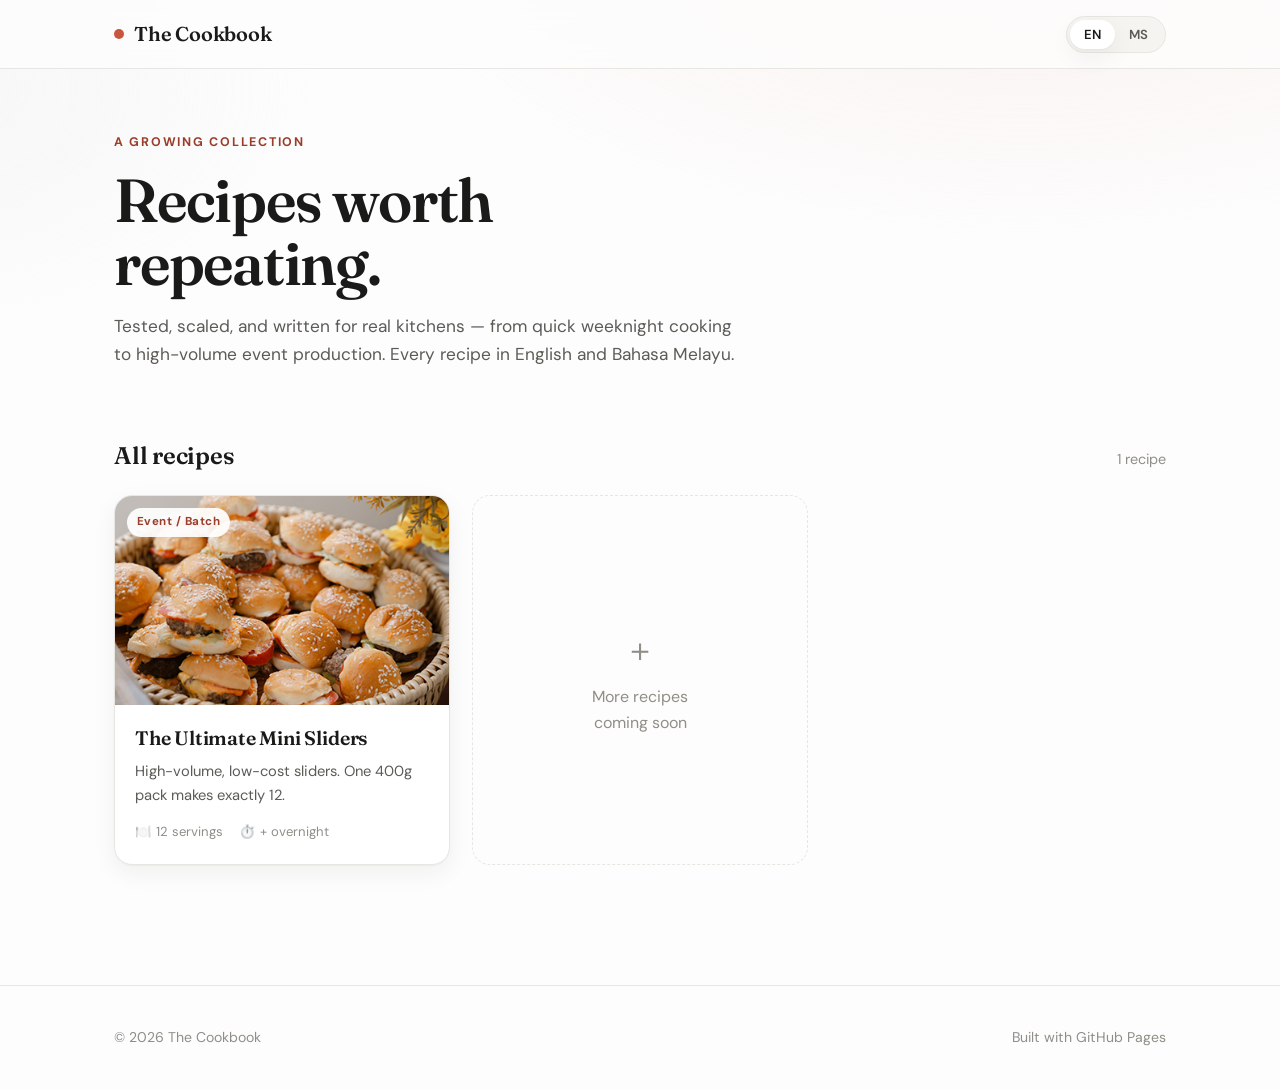
<file: index.html>
<!DOCTYPE html>
<html lang="en">
<head>
  <meta charset="UTF-8">
  <meta name="viewport" content="width=device-width, initial-scale=1, viewport-fit=cover">
  <meta name="theme-color" content="#fdfdfd">
  <title>The Cookbook — Recipes worth repeating</title>
  <meta name="description" content="A small, growing collection of tried-and-tested recipes. English &amp; Bahasa Melayu.">
  <link rel="stylesheet" href="style.css">
</head>
<body>

  <header class="site-header">
    <div class="wrap">
      <a class="brand" href="index.html">
        <span class="dot"></span>
        <span data-lang-en>The Cookbook</span>
        <span data-lang-ms>Buku Resipi</span>
      </a>
      <div class="header-right">
        <div class="lang-toggle" role="group" aria-label="Language">
          <button data-lang="en" class="active">EN</button>
          <button data-lang="ms">MS</button>
        </div>
      </div>
    </div>
  </header>

  <main class="wrap">

    <section class="hero">
      <p class="eyebrow">
        <span data-lang-en>A growing collection</span>
        <span data-lang-ms>Koleksi yang sentiasa bertambah</span>
      </p>
      <h1>
        <span data-lang-en>Recipes worth<br>repeating.</span>
        <span data-lang-ms>Resipi yang<br>berbaloi diulang.</span>
      </h1>
      <p>
        <span data-lang-en>Tested, scaled, and written for real kitchens — from quick weeknight cooking to high-volume event production. Every recipe in English and Bahasa Melayu.</span>
        <span data-lang-ms>Diuji, diskala, dan ditulis untuk dapur sebenar — daripada masakan harian pantas hingga pengeluaran majlis berskala besar. Setiap resipi dalam Bahasa Inggeris dan Bahasa Melayu.</span>
      </p>
    </section>

    <div class="grid-head">
      <h2>
        <span data-lang-en>All recipes</span>
        <span data-lang-ms>Semua resipi</span>
      </h2>
      <span class="count">
        <span data-lang-en>1 recipe</span>
        <span data-lang-ms>1 resipi</span>
      </span>
    </div>

    <section class="recipe-grid">

      <!-- Recipe 1 -->
      <a class="card" href="mini-sliders.html">
        <div class="card-thumb">
          <img class="card-img" src="mini-sliders.jpg" alt="Mini beef sliders">
          <span class="card-tag">
            <span data-lang-en>Event / Batch</span>
            <span data-lang-ms>Majlis / Pukal</span>
          </span>
        </div>
        <div class="card-body">
          <h3>
            <span data-lang-en>The Ultimate Mini Sliders</span>
            <span data-lang-ms>Mini Slider Terbaik</span>
          </h3>
          <p>
            <span data-lang-en>High-volume, low-cost sliders. One 400g pack makes exactly 12.</span>
            <span data-lang-ms>Slider berskala besar, kos rendah. Satu pek 400g menghasilkan tepat 12.</span>
          </p>
          <div class="card-meta">
            <span>🍽️ <span data-lang-en>12 servings</span><span data-lang-ms>12 hidangan</span></span>
            <span>⏱️ <span data-lang-en>+ overnight</span><span data-lang-ms>+ semalaman</span></span>
          </div>
        </div>
      </a>

      <!-- Placeholder so the grid never looks empty as you grow -->
      <div class="card placeholder">
        <div>
          <div style="font-size:2rem; margin-bottom:8px;">＋</div>
          <span data-lang-en>More recipes<br>coming soon</span>
          <span data-lang-ms>Lebih banyak resipi<br>akan datang</span>
        </div>
      </div>

    </section>

  </main>

  <footer class="site-footer">
    <div class="wrap">
      <span>© <span id="year"></span> The Cookbook</span>
      <span>
        <span data-lang-en>Built with GitHub Pages</span>
        <span data-lang-ms>Dibina dengan GitHub Pages</span>
      </span>
    </div>
  </footer>

  <script>document.getElementById('year').textContent = new Date().getFullYear();</script>
  <script src="app.js"></script>
</body>
</html>
</file>
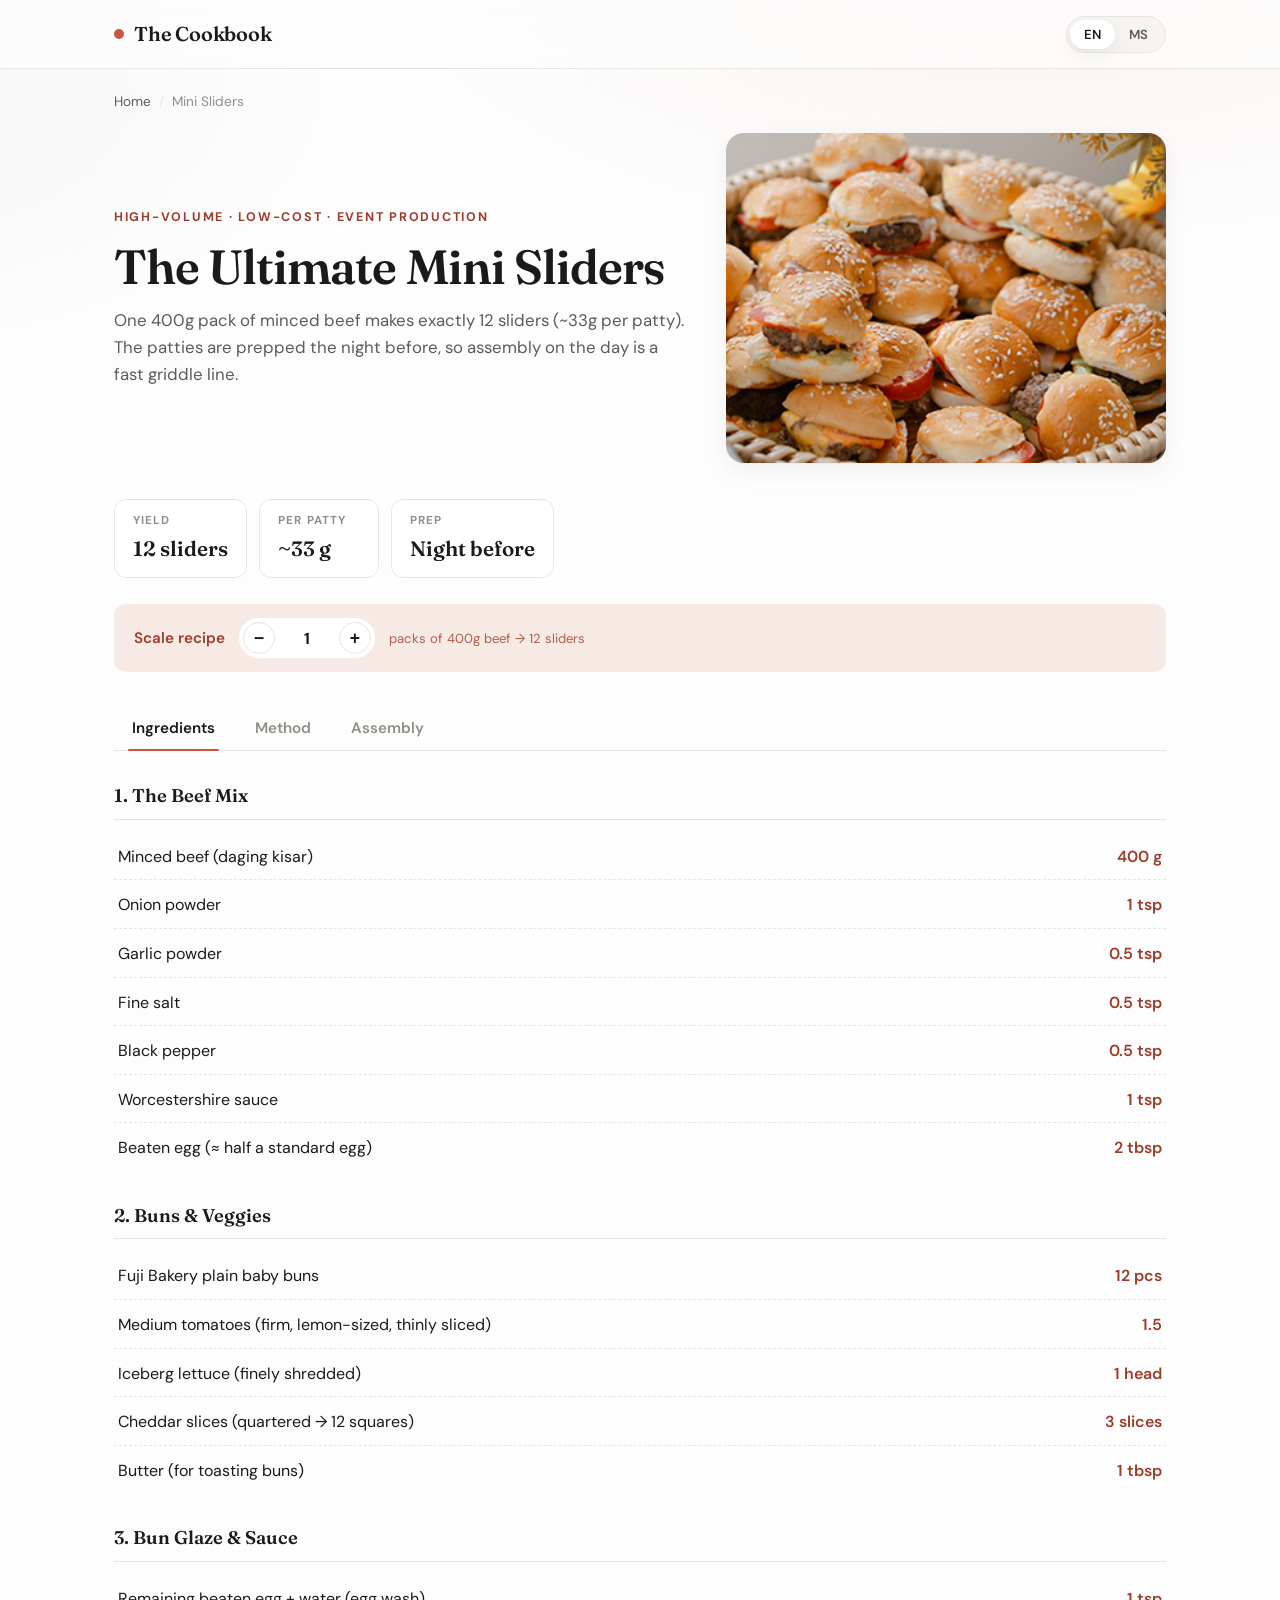
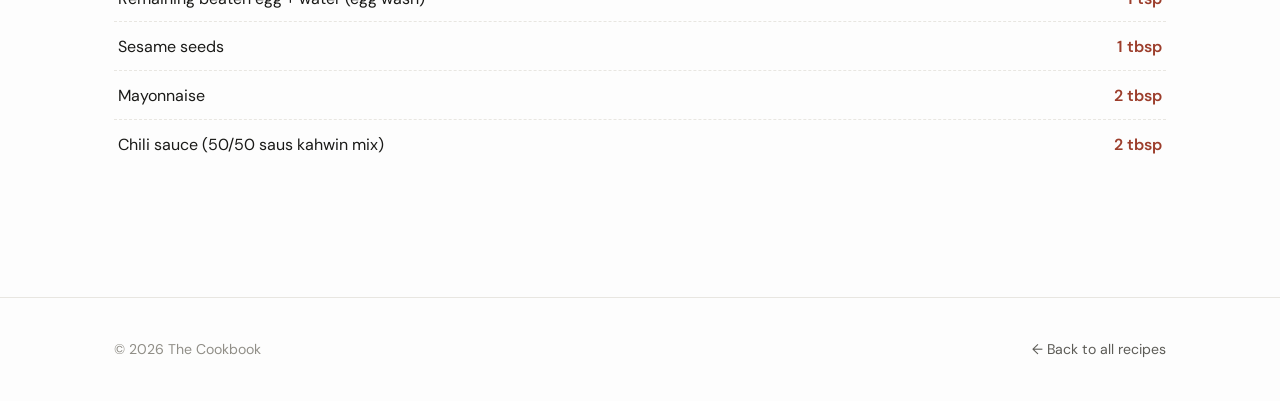
<file: mini-sliders.html>
<!DOCTYPE html>
<html lang="en">
<head>
  <meta charset="UTF-8">
  <meta name="viewport" content="width=device-width, initial-scale=1, viewport-fit=cover">
  <meta name="theme-color" content="#fdfdfd">
  <title>The Ultimate Mini Sliders — The Cookbook</title>
  <meta name="description" content="High-volume, low-cost slider recipe. One 400g pack of minced beef makes exactly 12 sliders.">
  <link rel="stylesheet" href="style.css">
</head>
<body>

  <header class="site-header">
    <div class="wrap">
      <a class="brand" href="index.html">
        <span class="dot"></span>
        <span data-lang-en>The Cookbook</span>
        <span data-lang-ms>Buku Resipi</span>
      </a>
      <div class="header-right">
        <div class="lang-toggle" role="group" aria-label="Language">
          <button data-lang="en" class="active">EN</button>
          <button data-lang="ms">MS</button>
        </div>
      </div>
    </div>
  </header>

  <main class="wrap">

    <nav class="crumbs" aria-label="Breadcrumb">
      <a href="index.html"><span data-lang-en>Home</span><span data-lang-ms>Utama</span></a>
      <span class="sep">/</span>
      <span data-lang-en>Mini Sliders</span>
      <span data-lang-ms>Mini Slider</span>
    </nav>

    <section class="recipe-hero">
      <div class="recipe-hero-text">
        <p class="eyebrow">
          <span data-lang-en>High-volume · Low-cost · Event production</span>
          <span data-lang-ms>Skala besar · Kos rendah · Pengeluaran majlis</span>
        </p>
        <h1>
          <span data-lang-en>The Ultimate Mini Sliders</span>
          <span data-lang-ms>Mini Slider Terbaik</span>
        </h1>
        <p class="lede">
          <span data-lang-en>One 400g pack of minced beef makes exactly 12 sliders (~33g per patty). The patties are prepped the night before, so assembly on the day is a fast griddle line.</span>
          <span data-lang-ms>Satu pek 400g daging kisar menghasilkan tepat 12 slider (~33g sekeping). Patty disediakan pada malam sebelumnya, jadi pemasangan pada hari majlis menjadi pantas di atas griddle.</span>
        </p>
      </div>
      <div class="recipe-hero-media">
        <img src="mini-sliders.jpg" alt="Mini beef sliders">
      </div>
    </section>

    <div class="stat-row">
      <div class="stat">
        <div class="label"><span data-lang-en>Yield</span><span data-lang-ms>Hasil</span></div>
        <div class="value"><span data-servings>12</span> <span data-lang-en>sliders</span><span data-lang-ms>slider</span></div>
      </div>
      <div class="stat">
        <div class="label"><span data-lang-en>Per patty</span><span data-lang-ms>Sekeping</span></div>
        <div class="value">~33 g</div>
      </div>
      <div class="stat">
        <div class="label"><span data-lang-en>Prep</span><span data-lang-ms>Penyediaan</span></div>
        <div class="value"><span data-lang-en>Night before</span><span data-lang-ms>Malam sebelum</span></div>
      </div>
    </div>

    <div class="scaler">
      <span class="scaler-label"><span data-lang-en>Scale recipe</span><span data-lang-ms>Skala resipi</span></span>
      <div class="stepper">
        <button data-step="-1" aria-label="Fewer packs">−</button>
        <span class="qty">1</span>
        <button data-step="1" aria-label="More packs">+</button>
      </div>
      <span class="hint">
        <span data-lang-en>packs of 400g beef → <span data-servings>12</span> sliders</span>
        <span data-lang-ms>pek daging 400g → <span data-servings>12</span> slider</span>
      </span>
    </div>

    <div class="tabs" role="tablist">
      <button data-tab="ingredients" class="active"><span data-lang-en>Ingredients</span><span data-lang-ms>Bahan</span></button>
      <button data-tab="method"><span data-lang-en>Method</span><span data-lang-ms>Cara</span></button>
      <button data-tab="assembly"><span data-lang-en>Assembly</span><span data-lang-ms>Susunan</span></button>
    </div>

    <!-- ===================== INGREDIENTS ===================== -->
    <section class="panel active" id="ingredients">

      <div class="ingredient-group">
        <h4><span data-lang-en>1. The Beef Mix</span><span data-lang-ms>1. Adunan Daging</span></h4>
        <ul class="ingredient-list">
          <li><span class="name"><span data-lang-en>Minced beef (daging kisar)</span><span data-lang-ms>Daging kisar</span></span><span class="amt" data-base="400" data-unit="g">400 g</span></li>
          <li><span class="name"><span data-lang-en>Onion powder</span><span data-lang-ms>Serbuk bawang</span></span><span class="amt" data-base="1" data-unit="tsp">1 tsp</span></li>
          <li><span class="name"><span data-lang-en>Garlic powder</span><span data-lang-ms>Serbuk bawang putih</span></span><span class="amt" data-base="0.5" data-unit="tsp">0.5 tsp</span></li>
          <li><span class="name"><span data-lang-en>Fine salt</span><span data-lang-ms>Garam halus</span></span><span class="amt" data-base="0.5" data-unit="tsp">0.5 tsp</span></li>
          <li><span class="name"><span data-lang-en>Black pepper</span><span data-lang-ms>Lada hitam</span></span><span class="amt" data-base="0.5" data-unit="tsp">0.5 tsp</span></li>
          <li><span class="name"><span data-lang-en>Worcestershire sauce</span><span data-lang-ms>Sos Worcestershire</span></span><span class="amt" data-base="1" data-unit="tsp">1 tsp</span></li>
          <li><span class="name"><span data-lang-en>Beaten egg (≈ half a standard egg)</span><span data-lang-ms>Telur pukul (≈ separuh telur biasa)</span></span><span class="amt" data-base="2" data-unit="tbsp">2 tbsp</span></li>
        </ul>
      </div>

      <div class="ingredient-group">
        <h4><span data-lang-en>2. Buns &amp; Veggies</span><span data-lang-ms>2. Roti &amp; Sayuran</span></h4>
        <ul class="ingredient-list">
          <li><span class="name"><span data-lang-en>Fuji Bakery plain baby buns</span><span data-lang-ms>Roti kecil kosong Fuji Bakery</span></span><span class="amt" data-base="12" data-unit="pcs">12 pcs</span></li>
          <li><span class="name"><span data-lang-en>Medium tomatoes (firm, lemon-sized, thinly sliced)</span><span data-lang-ms>Tomato sederhana (keras, saiz limau, dihiris nipis)</span></span><span class="amt" data-base="1.5" data-unit="">1–2</span></li>
          <li><span class="name"><span data-lang-en>Iceberg lettuce (finely shredded)</span><span data-lang-ms>Salad iceberg (dicarik halus)</span></span><span class="amt" data-base="1" data-unit="head">1 head</span></li>
          <li><span class="name"><span data-lang-en>Cheddar slices (quartered → 12 squares)</span><span data-lang-ms>Keping cheddar (suku → 12 cebis)</span></span><span class="amt" data-base="3" data-unit="slices">3 slices</span></li>
          <li><span class="name"><span data-lang-en>Butter (for toasting buns)</span><span data-lang-ms>Mentega (untuk membakar roti)</span></span><span class="amt" data-base="1" data-unit="tbsp">1 tbsp</span></li>
        </ul>
      </div>

      <div class="ingredient-group">
        <h4><span data-lang-en>3. Bun Glaze &amp; Sauce</span><span data-lang-ms>3. Salutan Roti &amp; Sos</span></h4>
        <ul class="ingredient-list">
          <li><span class="name"><span data-lang-en>Remaining beaten egg + water (egg wash)</span><span data-lang-ms>Baki telur pukul + air (salutan telur)</span></span><span class="amt" data-base="1" data-unit="tsp">+1 tsp water</span></li>
          <li><span class="name"><span data-lang-en>Sesame seeds</span><span data-lang-ms>Bijan</span></span><span class="amt" data-base="1" data-unit="tbsp">1 tbsp</span></li>
          <li><span class="name"><span data-lang-en>Mayonnaise</span><span data-lang-ms>Mayonis</span></span><span class="amt" data-base="2" data-unit="tbsp">2 tbsp</span></li>
          <li><span class="name"><span data-lang-en>Chili sauce (50/50 saus kahwin mix)</span><span data-lang-ms>Sos cili (gaul saus kahwin 50/50)</span></span><span class="amt" data-base="2" data-unit="tbsp">2 tbsp</span></li>
        </ul>
      </div>

    </section>

    <!-- ===================== METHOD ===================== -->
    <section class="panel" id="method">

      <div class="phase-label"><span data-lang-en>Step 1 · Bulk patty prep (the night before)</span><span data-lang-ms>Langkah 1 · Penyediaan patty pukal (malam sebelumnya)</span></div>
      <ol class="steps">
        <li class="step">
          <h5><span data-lang-en>The mix</span><span data-lang-ms>Adunan</span></h5>
          <p><span data-lang-en>Place the minced beef in a large bowl. Sprinkle the onion powder, garlic powder, salt, pepper and Worcestershire sauce evenly over the meat, then pour in the beaten egg.</span><span data-lang-ms>Letakkan daging kisar dalam mangkuk besar. Taburkan serbuk bawang, serbuk bawang putih, garam, lada dan sos Worcestershire sama rata, kemudian tuang telur pukul.</span></p>
        </li>
        <li class="step">
          <h5><span data-lang-en>The knead</span><span data-lang-ms>Menguli</span></h5>
          <p><span data-lang-en>Knead thoroughly by hand for 2 minutes until the texture turns sticky, pasty and binds together tightly.</span><span data-lang-ms>Uli sepenuhnya dengan tangan selama 2 minit sehingga teksturnya menjadi melekit, pekat dan terikat rapat.</span></p>
        </li>
        <li class="step">
          <h5><span data-lang-en>Portioning</span><span data-lang-ms>Membahagi</span></h5>
          <p><span data-lang-en>Pinch off ping-pong-sized balls weighing exactly 32–33g and roll into smooth spheres.</span><span data-lang-ms>Cubit bebola sebesar bola ping-pong seberat tepat 32–33g dan gulung menjadi bebola licin.</span></p>
        </li>
        <li class="step">
          <h5><span data-lang-en>Shaping</span><span data-lang-ms>Membentuk</span></h5>
          <p><span data-lang-en>Flatten between your palms until very flat and wide — significantly wider than the buns, as they shrink and thicken on the heat.</span><span data-lang-ms>Picit antara tapak tangan sehingga sangat nipis dan lebar — jauh lebih lebar daripada roti, kerana ia akan mengecut dan menebal apabila dipanaskan.</span></p>
        </li>
        <li class="step">
          <h5><span data-lang-en>The fridge stack</span><span data-lang-ms>Susunan peti sejuk</span></h5>
          <p><span data-lang-en>Line a plate with a rigid separator (baking paper or shiny banana leaves). Lay a layer of patties, add a divider sheet, and repeat. Wrap tightly and refrigerate overnight.</span><span data-lang-ms>Alas pinggan dengan pemisah keras (kertas pembakar atau daun pisang berkilat). Susun selapis patty, letak pemisah, dan ulang. Balut rapat dan simpan dalam peti sejuk semalaman.</span></p>
        </li>
      </ol>

      <div class="phase-label"><span data-lang-en>Step 2 · The 1-minute sesame bun glaze</span><span data-lang-ms>Langkah 2 · Salutan bijan roti 1 minit</span></div>
      <ol class="steps">
        <li class="step">
          <h5><span data-lang-en>Prep the tops</span><span data-lang-ms>Sediakan bahagian atas</span></h5>
          <p><span data-lang-en>Slice the baby buns in half. Arrange the top buns face-down on an oven or air-fryer tray.</span><span data-lang-ms>Belah roti kecil kepada dua. Susun bahagian atas roti menghadap ke bawah di atas dulang ketuhar atau air fryer.</span></p>
        </li>
        <li class="step">
          <h5><span data-lang-en>Glaze &amp; seed</span><span data-lang-ms>Salut &amp; taburkan bijan</span></h5>
          <p><span data-lang-en>Lightly paint the tops with the thinned leftover egg wash, then sprinkle sesame seeds generously over the wet glaze.</span><span data-lang-ms>Sapu bahagian atas dengan baki salutan telur yang dicairkan, kemudian taburkan bijan dengan banyak di atas salutan yang masih basah.</span></p>
        </li>
        <li class="step">
          <h5><span data-lang-en>Flash-fry</span><span data-lang-ms>Bakar pantas</span></h5>
          <p><span data-lang-en>Air-fry or bake at 180°C for 45–60 seconds. Watch like a hawk — pull them the moment the glaze sets shiny and the seeds turn faint golden.</span><span data-lang-ms>Bakar dalam air fryer atau ketuhar pada 180°C selama 45–60 saat. Perhatikan dengan teliti — keluarkan sebaik sahaja salutan menjadi berkilat dan bijan bertukar keemasan.</span></p>
        </li>
      </ol>

      <div class="phase-label"><span data-lang-en>Step 3 · High-speed griddle assembly line</span><span data-lang-ms>Langkah 3 · Barisan pemasangan griddle pantas</span></div>
      <ol class="steps">
        <li class="step">
          <h5><span data-lang-en>The toast</span><span data-lang-ms>Membakar roti</span></h5>
          <p><span data-lang-en>Melt a sliver of butter on a hot flat griddle. Toast the cut sides of the buns for 30 seconds until golden, then set aside.</span><span data-lang-ms>Cairkan sedikit mentega di atas griddle rata yang panas. Bakar bahagian dalam roti selama 30 saat sehingga keemasan, kemudian ketepikan.</span></p>
        </li>
        <li class="step">
          <h5><span data-lang-en>The sear</span><span data-lang-ms>Membakar daging</span></h5>
          <p><span data-lang-en>Lay the chilled patties on medium-high heat — they should sizzle loudly. Press down firmly once with a flat spatula in the first minute, then sear undisturbed for 1.5–2 minutes.</span><span data-lang-ms>Letakkan patty sejuk pada api sederhana tinggi — ia patut berdesir kuat. Tekan kuat sekali dengan spatula rata dalam minit pertama, kemudian bakar tanpa diganggu selama 1.5–2 minit.</span></p>
        </li>
        <li class="step">
          <h5><span data-lang-en>The flip &amp; melt</span><span data-lang-ms>Terbalik &amp; lebur keju</span></h5>
          <p><span data-lang-en>Flip the patties and immediately place a quarter-square of cheddar on each. Cook 1 more minute until the cheese melts, then remove from heat.</span><span data-lang-ms>Terbalikkan patty dan segera letak satu suku cebis cheddar di atas setiap satu. Masak 1 minit lagi sehingga keju melebur, kemudian angkat dari api.</span></p>
        </li>
        <li class="step">
          <h5><span data-lang-en>The rest</span><span data-lang-ms>Merehatkan</span></h5>
          <p><span data-lang-en>Rest the cooked patties on a clean tray for 2 minutes so the juices lock in and don't make the bottom bun soggy.</span><span data-lang-ms>Rehatkan patty yang dimasak di atas dulang bersih selama 2 minit supaya jus terkunci dan tidak melembikkan roti bawah.</span></p>
        </li>
      </ol>

    </section>

    <!-- ===================== ASSEMBLY ===================== -->
    <section class="panel" id="assembly">
      <p style="color:var(--ink-soft); margin-bottom:22px; max-width:520px;">
        <span data-lang-en>Build each slider from the bottom up:</span>
        <span data-lang-ms>Susun setiap slider dari bawah ke atas:</span>
      </p>
      <div class="assembly">
        <div class="layer"><span class="num">1</span><span data-lang-en>Bottom bun</span><span data-lang-ms>Roti bawah</span></div>
        <div class="layer"><span class="num">2</span><span data-lang-en>Shredded lettuce</span><span data-lang-ms>Salad dicarik</span></div>
        <div class="layer"><span class="num">3</span><span data-lang-en>Thin tomato slice</span><span data-lang-ms>Hirisan tomato nipis</span></div>
        <div class="layer highlight"><span class="num">4</span><span data-lang-en>Cheesy patty</span><span data-lang-ms>Patty berkeju</span></div>
        <div class="layer highlight"><span class="num">5</span><span data-lang-en>Heavy drizzle of 50/50 saus kahwin</span><span data-lang-ms>Curahan banyak saus kahwin 50/50</span></div>
        <div class="layer"><span class="num">6</span><span data-lang-en>Sesame top bun</span><span data-lang-ms>Roti atas bijan</span></div>
      </div>
    </section>

  </main>

  <footer class="site-footer">
    <div class="wrap">
      <span>© <span id="year"></span> The Cookbook</span>
      <span><a href="index.html" style="color:var(--ink-soft);text-decoration:none;"><span data-lang-en>← Back to all recipes</span><span data-lang-ms>← Kembali ke semua resipi</span></a></span>
    </div>
  </footer>

  <script>document.getElementById('year').textContent = new Date().getFullYear();</script>
  <script src="app.js"></script>
</body>
</html>
</file>
<file: style.css>
/* ============================================================
   The Cookbook — shared styles
   Clean, modern, light. Card-grid index + sectioned recipes.
   ============================================================ */

@import url('https://fonts.googleapis.com/css2?family=Fraunces:opsz,wght@9..144,400;9..144,500;9..144,600;9..144,700&family=DM+Sans:wght@400;500;600;700&display=swap');

:root {
  --bg:           #fdfdfd;
  --bg-soft:      #f5f4f1;
  --surface:      #ffffff;
  --ink:          #1a1a18;
  --ink-soft:     #5c5b56;
  --ink-faint:    #908e87;
  --line:         #e8e6e1;
  --accent:       #c8553d;   /* warm terracotta */
  --accent-soft:  #f7e9e4;
  --accent-ink:   #9c3d2b;
  --radius:       18px;
  --radius-sm:    12px;
  --shadow:       0 1px 2px rgba(26,26,24,.04), 0 8px 24px rgba(26,26,24,.06);
  --shadow-lift:  0 4px 8px rgba(26,26,24,.06), 0 18px 40px rgba(26,26,24,.10);
  --maxw:         1100px;
  --display:      'Fraunces', Georgia, serif;
  --body:         'DM Sans', -apple-system, sans-serif;
}

* { box-sizing: border-box; margin: 0; padding: 0; }

html { scroll-behavior: smooth; }

body {
  font-family: var(--body);
  background: var(--bg);
  color: var(--ink);
  line-height: 1.6;
  -webkit-font-smoothing: antialiased;
  text-rendering: optimizeLegibility;
}

/* subtle grain/texture atmosphere */
body::before {
  content: "";
  position: fixed;
  inset: 0;
  pointer-events: none;
  z-index: 0;
  background:
    radial-gradient(1200px 600px at 80% -10%, var(--accent-soft) 0%, transparent 55%),
    radial-gradient(900px 500px at -10% 10%, #eef1ee 0%, transparent 50%);
  opacity: .6;
}

.wrap { position: relative; z-index: 1; max-width: var(--maxw); margin: 0 auto; padding: 0 24px; }

/* ---------- Header ---------- */
.site-header {
  position: sticky; top: 0; z-index: 50;
  background: rgba(253,253,253,.82);
  backdrop-filter: saturate(140%) blur(12px);
  -webkit-backdrop-filter: saturate(140%) blur(12px);
  border-bottom: 1px solid var(--line);
}
.site-header .wrap {
  display: flex; align-items: center; justify-content: space-between;
  height: 68px;
}
.brand {
  display: flex; align-items: center; gap: 10px;
  font-family: var(--display); font-weight: 600; font-size: 1.25rem;
  color: var(--ink); text-decoration: none; letter-spacing: -.01em;
}
.brand .dot { width: 10px; height: 10px; border-radius: 50%; background: var(--accent); display: inline-block; }

.header-right { display: flex; align-items: center; gap: 16px; }

/* language toggle */
.lang-toggle {
  display: inline-flex; background: var(--bg-soft);
  border: 1px solid var(--line); border-radius: 999px; padding: 3px;
}
.lang-toggle button {
  font-family: var(--body); font-size: .82rem; font-weight: 600;
  border: 0; background: transparent; color: var(--ink-soft);
  padding: 6px 14px; border-radius: 999px; cursor: pointer;
  transition: all .18s ease;
}
.lang-toggle button.active { background: var(--surface); color: var(--ink); box-shadow: var(--shadow); }

/* ---------- Breadcrumbs ---------- */
.crumbs {
  font-size: .85rem; color: var(--ink-faint);
  padding: 22px 0 4px; display: flex; gap: 8px; align-items: center;
}
.crumbs a { color: var(--ink-soft); text-decoration: none; }
.crumbs a:hover { color: var(--accent-ink); }
.crumbs .sep { color: var(--line); }

/* ---------- Hero (index) ---------- */
.hero { padding: 64px 0 40px; max-width: 680px; }
.hero .eyebrow {
  font-size: .78rem; font-weight: 700; letter-spacing: .14em;
  text-transform: uppercase; color: var(--accent-ink); margin-bottom: 16px;
}
.hero h1 {
  font-family: var(--display); font-weight: 600;
  font-size: clamp(2.4rem, 6vw, 3.8rem); line-height: 1.04;
  letter-spacing: -.02em; margin-bottom: 18px;
}
.hero p { font-size: 1.08rem; color: var(--ink-soft); max-width: 52ch; }

/* ---------- Recipe grid (index) ---------- */
.grid-head {
  display: flex; align-items: baseline; justify-content: space-between;
  margin: 28px 0 20px; gap: 16px; flex-wrap: wrap;
}
.grid-head h2 { font-family: var(--display); font-weight: 600; font-size: 1.5rem; letter-spacing: -.01em; }
.grid-head .count { font-size: .9rem; color: var(--ink-faint); }

.recipe-grid {
  display: grid; gap: 22px;
  grid-template-columns: repeat(auto-fill, minmax(280px, 1fr));
  padding-bottom: 80px;
}
.card {
  display: flex; flex-direction: column;
  background: var(--surface); border: 1px solid var(--line);
  border-radius: var(--radius); overflow: hidden;
  text-decoration: none; color: inherit;
  transition: transform .22s ease, box-shadow .22s ease, border-color .22s ease;
  box-shadow: var(--shadow);
}
.card:hover { transform: translateY(-4px); box-shadow: var(--shadow-lift); border-color: #ddd9d1; }
.card-thumb {
  aspect-ratio: 16/10; position: relative; overflow: hidden;
  background: linear-gradient(135deg, var(--accent-soft), #fbf3ea);
  display: flex; align-items: center; justify-content: center;
}
.card-thumb .emoji { font-size: 3.4rem; filter: saturate(1.05); }
.card-img { width: 100%; height: 100%; object-fit: cover; display: block; }
.card-tag {
  position: absolute; top: 12px; left: 12px;
  font-size: .72rem; font-weight: 700; letter-spacing: .04em;
  background: rgba(255,255,255,.92); color: var(--accent-ink);
  padding: 5px 10px; border-radius: 999px;
}
.card-body { padding: 18px 20px 22px; }
.card-body h3 { font-family: var(--display); font-weight: 600; font-size: 1.22rem; letter-spacing: -.01em; margin-bottom: 6px; }
.card-body p { font-size: .92rem; color: var(--ink-soft); margin-bottom: 14px; }
.card-meta { display: flex; gap: 16px; font-size: .82rem; color: var(--ink-faint); }
.card-meta span { display: inline-flex; align-items: center; gap: 5px; }

/* placeholder card for "more coming" */
.card.placeholder {
  border-style: dashed; box-shadow: none; background: transparent;
  align-items: center; justify-content: center; text-align: center;
  color: var(--ink-faint); min-height: 220px; cursor: default;
}
.card.placeholder:hover { transform: none; box-shadow: none; border-color: var(--line); }

/* ---------- Recipe page ---------- */
.recipe-hero {
  padding: 16px 0 8px;
  display: grid;
  grid-template-columns: minmax(0, 1.3fr) minmax(0, 1fr);
  gap: 40px;
  align-items: center;
}
.recipe-hero-text { max-width: 760px; }
.recipe-hero-media {
  border-radius: var(--radius); overflow: hidden;
  box-shadow: var(--shadow); aspect-ratio: 4/3;
}
.recipe-hero-media img { width: 100%; height: 100%; object-fit: cover; display: block; }
.recipe-hero .eyebrow {
  font-size: .78rem; font-weight: 700; letter-spacing: .14em;
  text-transform: uppercase; color: var(--accent-ink); margin-bottom: 14px;
}
.recipe-hero h1 {
  font-family: var(--display); font-weight: 600;
  font-size: clamp(2rem, 5vw, 3rem); line-height: 1.06;
  letter-spacing: -.02em; margin-bottom: 14px;
}
.recipe-hero .lede { font-size: 1.05rem; color: var(--ink-soft); }

.stat-row {
  display: flex; flex-wrap: wrap; gap: 12px; margin: 28px 0 8px;
}
.stat {
  background: var(--surface); border: 1px solid var(--line);
  border-radius: var(--radius-sm); padding: 12px 18px; min-width: 120px;
}
.stat .label { font-size: .72rem; text-transform: uppercase; letter-spacing: .1em; color: var(--ink-faint); font-weight: 700; }
.stat .value { font-family: var(--display); font-size: 1.3rem; font-weight: 600; margin-top: 2px; }

/* serving scaler */
.scaler {
  display: flex; align-items: center; gap: 14px; margin: 26px 0;
  background: var(--accent-soft); border-radius: var(--radius-sm);
  padding: 14px 20px; flex-wrap: wrap;
}
.scaler .scaler-label { font-weight: 600; font-size: .95rem; color: var(--accent-ink); }
.stepper { display: inline-flex; align-items: center; gap: 4px; background: var(--surface); border-radius: 999px; padding: 4px; }
.stepper button {
  width: 32px; height: 32px; border-radius: 50%; border: 1px solid var(--line);
  background: var(--surface); font-size: 1.1rem; font-weight: 700; color: var(--ink);
  cursor: pointer; line-height: 1; transition: background .15s;
}
.stepper button:hover { background: var(--bg-soft); }
.stepper .qty { min-width: 56px; text-align: center; font-weight: 700; }
.scaler .hint { font-size: .82rem; color: var(--accent-ink); opacity: .8; }

/* tabs */
.tabs { display: flex; gap: 4px; border-bottom: 1px solid var(--line); margin: 34px 0 0; }
.tabs button {
  font-family: var(--body); font-size: .95rem; font-weight: 600;
  border: 0; background: transparent; color: var(--ink-faint);
  padding: 12px 18px; cursor: pointer; position: relative;
  transition: color .18s;
}
.tabs button.active { color: var(--ink); }
.tabs button.active::after {
  content: ""; position: absolute; left: 14px; right: 14px; bottom: -1px;
  height: 2px; background: var(--accent); border-radius: 2px;
}
.panel { display: none; padding: 30px 0 60px; animation: fade .3s ease; }
.panel.active { display: block; }
@keyframes fade { from { opacity: 0; transform: translateY(6px); } to { opacity: 1; transform: none; } }

/* ingredient groups */
.ingredient-group { margin-bottom: 30px; }
.ingredient-group h4 {
  font-family: var(--display); font-size: 1.15rem; font-weight: 600;
  margin-bottom: 14px; padding-bottom: 8px; border-bottom: 1px solid var(--line);
}
.ingredient-list { list-style: none; display: grid; gap: 2px; }
.ingredient-list li {
  display: flex; justify-content: space-between; gap: 16px;
  padding: 10px 4px; border-bottom: 1px dashed var(--line);
}
.ingredient-list li:last-child { border-bottom: 0; }
.ingredient-list .name { color: var(--ink); }
.ingredient-list .amt { color: var(--accent-ink); font-weight: 600; white-space: nowrap; font-variant-numeric: tabular-nums; }

/* steps */
.steps { list-style: none; counter-reset: step; max-width: 720px; }
.step {
  position: relative; padding: 0 0 28px 56px; counter-increment: step;
}
.step::before {
  content: counter(step);
  position: absolute; left: 0; top: 0;
  width: 36px; height: 36px; border-radius: 50%;
  background: var(--accent); color: #fff;
  font-family: var(--display); font-weight: 600; font-size: 1.05rem;
  display: flex; align-items: center; justify-content: center;
}
.step:not(:last-child)::after {
  content: ""; position: absolute; left: 17px; top: 40px; bottom: 6px;
  width: 2px; background: var(--line);
}
.step h5 { font-size: 1.02rem; font-weight: 700; margin-bottom: 4px; }
.step p { color: var(--ink-soft); }

.phase-label {
  font-size: .76rem; font-weight: 700; text-transform: uppercase; letter-spacing: .1em;
  color: var(--accent-ink); margin: 8px 0 18px; padding: 6px 0;
}
.phase-label:not(:first-child) { margin-top: 28px; border-top: 1px solid var(--line); padding-top: 24px; }

/* assembly stack */
.assembly { max-width: 520px; }
.assembly .layer {
  display: flex; align-items: center; gap: 14px;
  background: var(--surface); border: 1px solid var(--line);
  border-radius: var(--radius-sm); padding: 14px 18px; margin-bottom: 10px;
  font-weight: 500;
}
.assembly .layer .num {
  width: 26px; height: 26px; border-radius: 50%; background: var(--bg-soft);
  display: flex; align-items: center; justify-content: center;
  font-size: .8rem; font-weight: 700; color: var(--ink-soft); flex-shrink: 0;
}
.assembly .layer.highlight { background: var(--accent-soft); border-color: transparent; }

/* footer */
.site-footer {
  border-top: 1px solid var(--line); padding: 40px 0; margin-top: 40px;
  font-size: .88rem; color: var(--ink-faint); position: relative; z-index: 1;
}
.site-footer .wrap { display: flex; justify-content: space-between; flex-wrap: wrap; gap: 12px; }

/* utility for language swapping */
/* default (English): hide all Malay spans */
[data-lang-ms] { display: none !important; }
/* Malay mode: hide English, show Malay */
body.lang-ms [data-lang-en] { display: none !important; }
body.lang-ms [data-lang-ms] { display: revert !important; }

@media (max-width: 600px) {
  .hero { padding: 44px 0 28px; }
  .stat { flex: 1; min-width: 0; }
  .tabs button { padding: 12px 12px; font-size: .88rem; }
  .recipe-hero {
    grid-template-columns: 1fr;
    gap: 22px;
    padding-top: 8px;
  }
  /* image first, as a short wide banner so it doesn't push the title down */
  .recipe-hero-media { order: -1; aspect-ratio: 16/9; }
}
</file>
